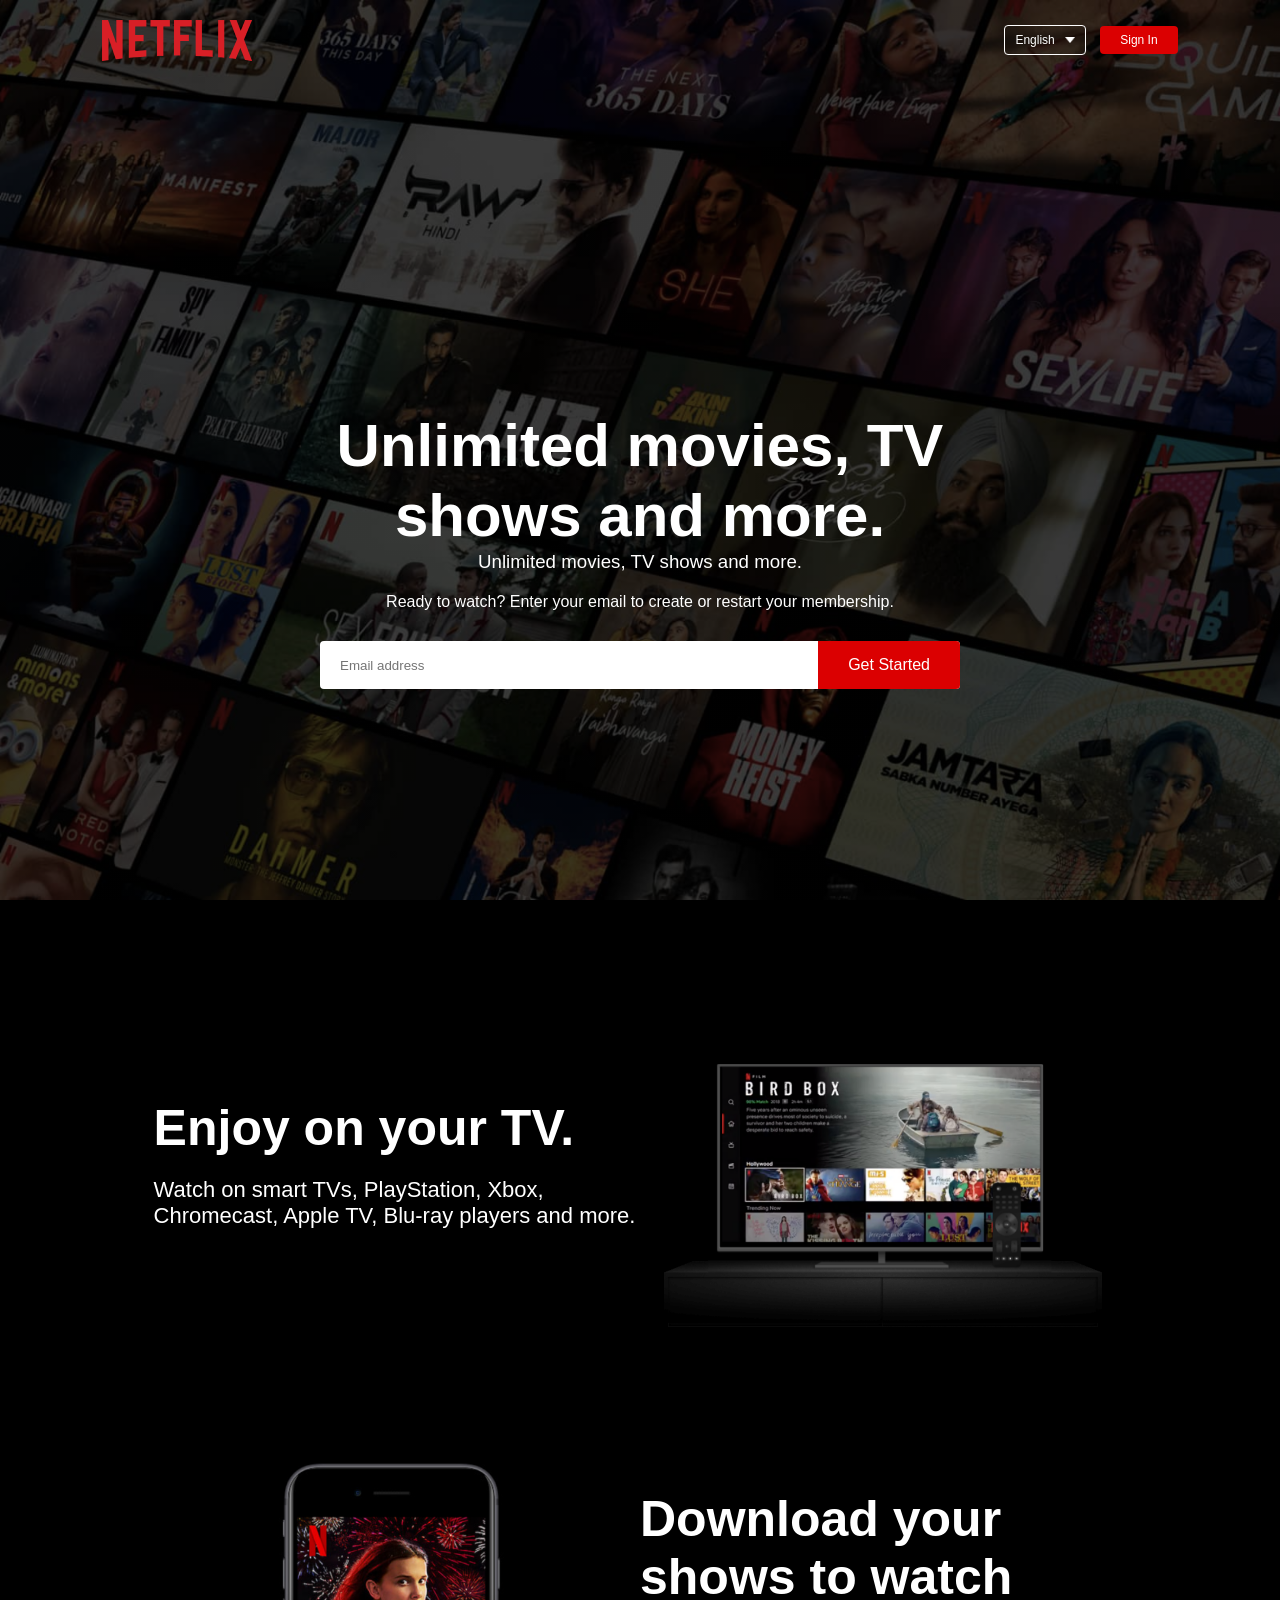
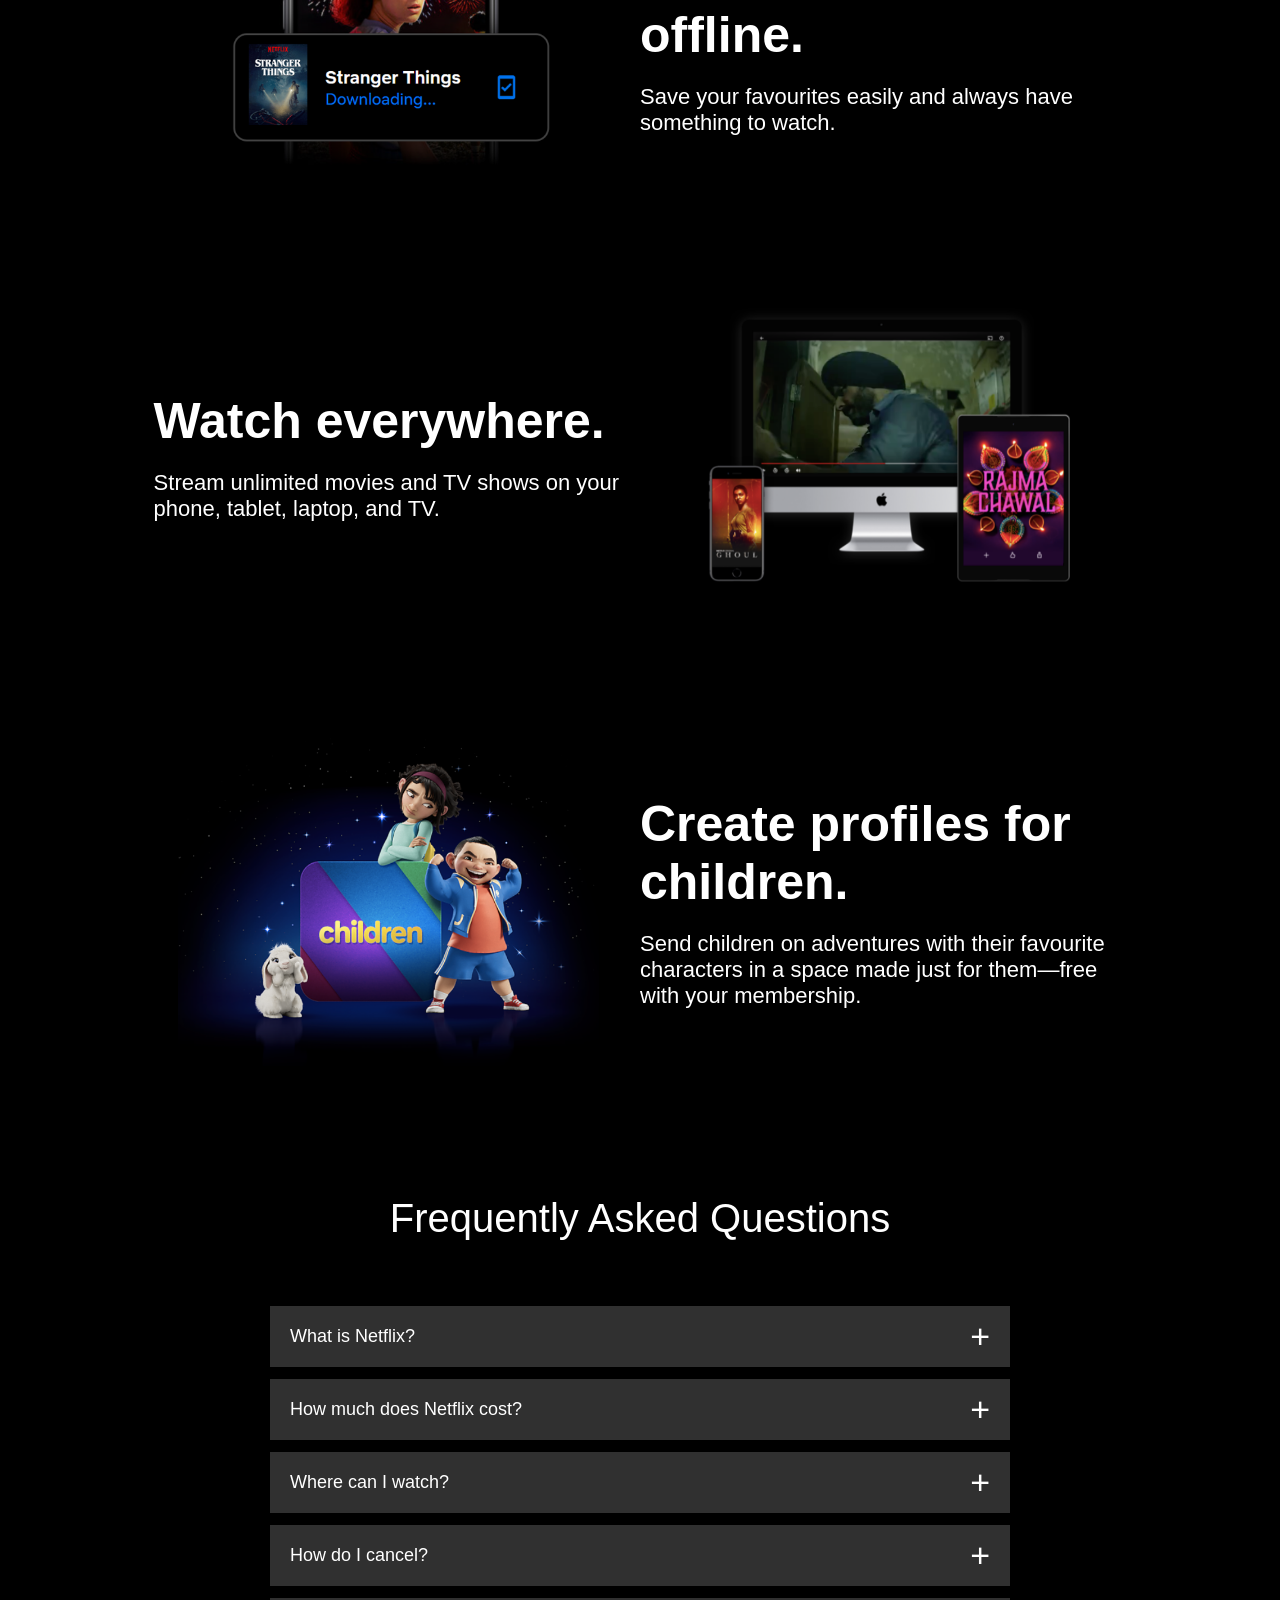
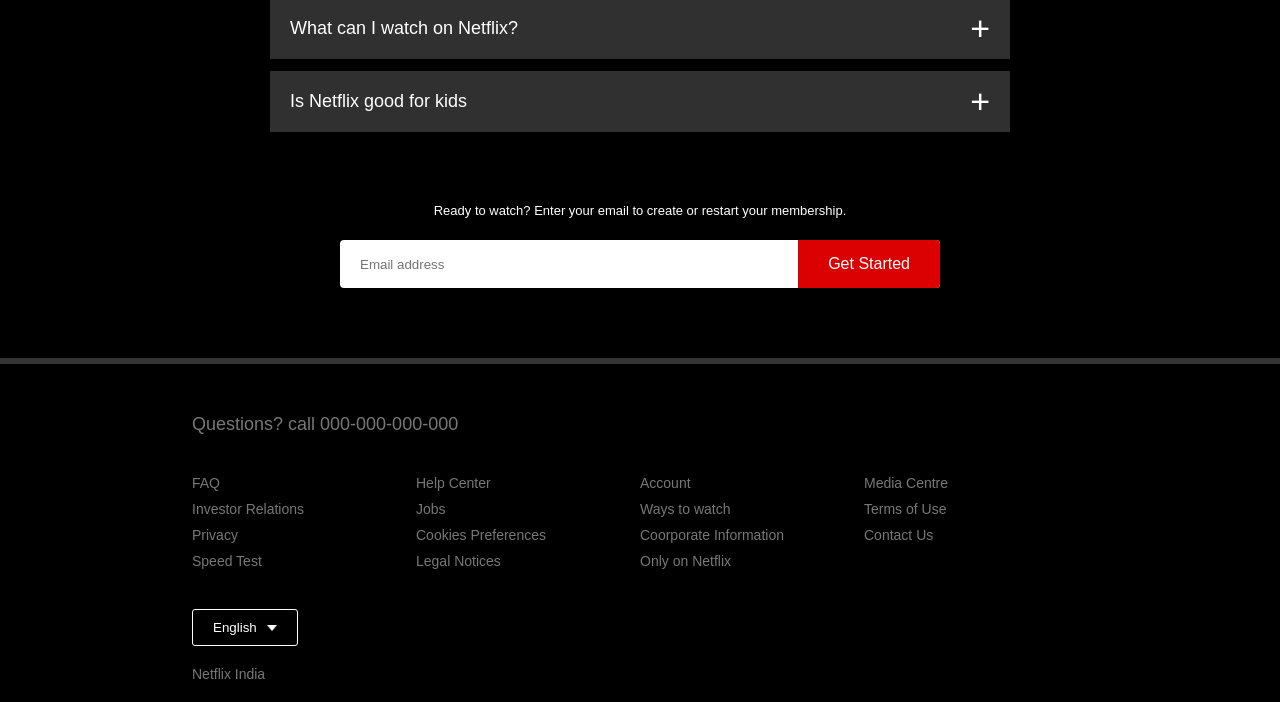
<file: Netflix UI Clone/SignUp Page/index.html>
<!DOCTYPE html>
<html lang="en">
<head>
    <meta charset="UTF-8">
    <meta http-equiv="X-UA-Compatible" content="IE=edge">
    <meta name="viewport" content="width=device-width, initial-scale=1.0">
    <title>Netflix SignUp Clone</title>
    <link rel="stylesheet" href="style.css">
</head>
<body>
    <div class="header">
        <nav>
            <img src="images/logo.png" class="logo">
            <div>
                <button class="language-btn">English <img src="images/down-icon.png"></button>
                <button>Sign In</button>
            </div>
        </nav>
        <div class="header-content">
            <h1>Unlimited movies, TV shows and more.</h1>
            <h3>Unlimited movies, TV shows and more.</h3>
            <p>Ready to watch? Enter your email to create or restart your membership.</p>
            <form class="email-signup">
                <input type="email" placeholder="Email address" required>
                <button type="submit">Get Started</button>
            </form>
        </div>
    </div>

    <div class="features">
        <div class="row">
            <div class="text-col">
                <h2>Enjoy on your TV.</h2>
                <p>Watch on smart TVs, PlayStation, Xbox, Chromecast, Apple TV, Blu-ray players and more.</p>
            </div>
            <div class="img-col">
                <img src="images/feature-1.png">
            </div>
        </div>
        <div class="row">
            <div class="img-col">
                <img src="images/feature-2.png">
            </div>
            <div class="text-col">
                <h2>Download your shows to watch offline.</h2>
                <p>Save your favourites easily and always have something to watch.</p>
            </div>
        </div>
        <div class="row">
            <div class="text-col">
                <h2>Watch everywhere.</h2>
                <p>Stream unlimited movies and TV shows on your phone, tablet, laptop, and TV.</p>
            </div>
            <div class="img-col">
                <img src="images/feature-3.png">
            </div>
        </div>
        <div class="row">
            <div class="img-col">
                <img src="images/feature-4.png">
            </div>
            <div class="text-col">
                <h2>Create profiles for children.</h2>
                <p>Send children on adventures with their favourite characters in a space made just for them—free with your membership.</p>
            </div>
        </div>
    </div>

    <div class="faq">
        <h2>Frequently Asked Questions</h2>
        <ul class="accordion">
            <li>
                <input type="radio" name="accordion" id="first">
                <label for="first">What is Netflix?</label>
                <div class="content">
                    <p>Netflix is a streaming service that offers a wide variety of award-winning TV shows, movies, anime, documentaries and more – on thousands of internet-connected devices.

                        You can watch as much as you want, whenever you want, without a single ad – all for one low monthly price. There's always something new to discover, and new TV shows and movies are added every week!</p>
                </div>
            </li>
            <li>
                <input type="radio" name="accordion" id="second">
                <label for="second">How much does Netflix cost?</label>
                <div class="content">
                    <p>Watch Netflix on your smartphone, tablet, Smart TV, laptop, or streaming device, all for one fixed monthly fee. Plans range from ₹ 149 to ₹ 649 a month. No extra costs, no contracts.</p>
                </div>
            </li>
            <li>
                <input type="radio" name="accordion" id="third">
                <label for="third">Where can I watch?</label>
                <div class="content">
                    <p>Watch anywhere, anytime. Sign in with your Netflix account to watch instantly on the web at netflix.com from your personal computer or on any internet-connected device that offers the Netflix app, including smart TVs, smartphones, tablets, streaming media players and game consoles.

                        You can also download your favourite shows with the iOS, Android, or Windows 10 app. Use downloads to watch while you're on the go and without an internet connection. Take Netflix with you anywhere.</p>
                </div>
            </li>
            <li>
                <input type="radio" name="accordion" id="fourth">
                <label for="fourth">How do I cancel?</label>
                <div class="content">
                    <p>Netflix is flexible. There are no annoying contracts and no commitments. You can easily cancel your account online in two clicks. There are no cancellation fees – start or stop your account anytime.</p>
                </div>
            </li>
            <li>
                <input type="radio" name="accordion" id="fifth">
                <label for="fifth">What can I watch on Netflix?</label>
                <div class="content">
                    <p>Netflix has an extensive library of feature films, documentaries, TV shows, anime, award-winning Netflix originals, and more. Watch as much as you want, anytime you want.</p>
                </div>
            </li>
            <li>
                <input type="radio" name="accordion" id="sixth">
                <label for="sixth">Is Netflix good for kids</label>
                <div class="content">
                    <p>The Netflix Kids experience is included in your membership to give parents control while kids enjoy family-friendly TV shows and films in their own space.

                        Kids profiles come with PIN-protected parental controls that let you restrict the maturity rating of content kids can watch and block specific titles you don’t want kids to see.</p>
                </div>
            </li>
        </ul>
        <small>Ready to watch? Enter your email to create or restart your membership.</small>
        <form class="email-signup">
            <input type="email" placeholder="Email address" required>
            <button type="submit">Get Started</button>
        </form>
    </div>

    <div class="footer">
        <h2>Questions? call 000-000-000-000</h2>
        <div class="row">
            <div class="col">
                <a href="#">FAQ</a>
                <a href="#">Investor Relations</a>
                <a href="#">Privacy</a>
                <a href="#">Speed Test</a>
            </div>
            <div class="col">
                <a href="#">Help Center</a>
                <a href="#">Jobs</a>
                <a href="#">Cookies Preferences</a>
                <a href="#">Legal Notices</a>
            </div>
            <div class="col">
                <a href="#">Account</a>
                <a href="#">Ways to watch</a>
                <a href="#">Coorporate Information</a>
                <a href="#">Only on Netflix</a>
            </div>
            <div class="col">
                <a href="#">Media Centre</a>
                <a href="#">Terms of Use</a>
                <a href="#">Contact Us</a>
            </div>
        </div>
        <button class="language-btn">English <img src="images/down-icon.png"></button>
        <p class="copyright-txt">Netflix India</p>
    </div>

</body>
</html>
</file>
<file: Netflix UI Clone/SignUp Page/style.css>
*{
    margin: 0;
    padding: 0;
    font-family: sans-serif;
    box-sizing: border-box;
}

body{
    background: #000;
    color: #fff;
}

.header{
    width: 100%;
    height: 100vh;
    background-image: linear-gradient(rgba(0,0,0,0.7),rgba(0,0,0,0.7)), url(images/header-image.png);
    background-size: cover;
    background-position: center;
    padding: 10px 8%;
    position: relative;
}

nav{
    display: flex;
    align-items: center;
    justify-content: space-between;
    padding: 10px 0;
}

.logo{
    width: 150px;
    cursor: pointer;
}

nav button{
    border: 0;
    outline: 0;
    background: #db0001;
    color: #fff;
    padding: 7px 20px;
    font-size: 12px;
    border-radius: 4px;
    margin-left: 10px;
    cursor: pointer;
}

.language-btn{
    display: inline-flex;
    align-items: center;
    background: transparent;
    border: 1px solid #fff;
    padding: 7px 10px;
}

.language-btn img{
    width: 10px;
    margin-left: 10px;
}

.header-content{
    position: absolute;
    top: 50%;
    left: 50%;
    transform: translate(-50%,-50%);
    text-align: center;
    margin-top: 100px;
}

.header-content h1{
    font-size: 60px;
    line-height: 70px;
    font-weight: 600;
    max-width: 650px;
}

.header-content h3{
    font-weight: 400;
    margin-bottom: 20px;
}

.email-signup{
    background: #fff;
    border-radius: 4px;
    display: flex;
    align-items: center;
    margin-top: 30px;
    overflow: hidden;
}

.email-signup input{
    flex: 1;
    border: 0;
    outline: 0;
    margin-left: 20px;
}

.email-signup button{
    background: #db0001;
    border: 0;
    outline: 0;
    color: #fff;
    font-size: 16px;
    cursor: pointer;
    padding: 15px 30px;
}

.features{
    padding: 50px 12%;
    font-size: 22px;
}

.row{
    display: flex;
    width: 100%;
    align-items: center;
    flex-wrap: wrap;
    padding: 50px 0;
}

.text-col{
    flex-basis: 50%;
    margin-bottom: 20px;
}

.img-col{
    flex-basis: 50%;
    margin-bottom: 20px;
}

.img-col img{
    display: block;
    width: 90%;
    margin: auto;
}

.features h2{
    font-size: 50px;
    font-weight: 600;
    margin-bottom: 20px;
}

.faq{
    padding: 10px 12%;
    text-align: center;
    font-size: 18px;
}

.faq h2{
    font-weight: 500;
    font-size: 40px;
}

.accordion{
    margin: 60px auto;
    width: 100%;
    max-width: 750px;
}

.accordion li{
    list-style: none;
    width: 100%;
    padding: 5px;
}

.accordion li label{
    display: flex;
    align-items: center;
    padding: 20px;
    font-size: 18px;
    font-weight: 500;
    background: #303030;
    margin-bottom: 2px;
    cursor: pointer;
    position: relative;
}

label::after{
    content: '+';
    font-size: 34px;
    position: absolute;
    right: 20px;
    transition: transform 0.5s;
}
input[type="radio"]{
    display: none;
}

.accordion .content{
    background: #303030;
    text-align: left;
    padding: 0 20px;
    max-height: 0;
    overflow: hidden;
    transition: max-height 0.5s, padding 0.5s;
}

.accordion input[type="radio"]:checked + label + .content{
    max-height: 600px;
    padding: 30px 20px;
}

.accordion input[type="radio"]:checked + label::after{
    transform: rotate(135deg);
}

.faq .email-signup{
    max-width: 600px;
    margin: 20px auto 60px;
}

.faq small{
    font-size: 13px;
}

.footer{
    padding: 50px 15% 10px;
    border-top: 6px solid #333;
    color: #777;
}

.footer h2{
    font-size: 18px;
    font-weight: 400;
    margin-bottom: 30px;
}

.footer .col{
    flex-basis: 25%;
    flex-grow: 1;
    margin-bottom: 20px;
}

.footer .col a{
    display: block;
    text-decoration: none;
    color: #777;
    font-size: 14px;
    margin-bottom: 10px;
}

.footer .row{
    align-items: flex-start;
    padding: 10px 0;
}

.footer .language-btn{
    color: #fff;
    padding: 10px 20px;
    border-radius: 3px;
}

.copyright-txt{
    font-size: 14px;
    margin-top: 20px;
    margin-bottom: 10px;
}

@media only screen and (max-width: 600px){
    .logo{
        width: 100px;
    }
    nav-button{
        padding: 5px 10px;
    }
    nav .language-btn{
        padding: 4px 8px;
    }
    .header-content{
        position: unset;
        transform: none;
        padding-top: 150px;
    }
    .header-content h1{
        font-size: 30px;
    }
    .email-signup button{
        font-size: 12px;
        padding: 10px 15px;
    }
    .text-col, .img-col{
        flex-basis: 100%;
    }
    .features h2{
        font-size: 30px;
    }
    .features p{
        font-size: 15px;
    }
    .row:nth-child(2), .row:nth-child(4){
        flex-direction: column-reverse;
    }
    .features .row{
        padding: 10px 0;
    }
    .faq h2{
        font-size: 20px;
    }
    .accordion .content{
        font-size: 14px;
    }
    .accordion li label{
        padding: 10px;
        font-size: 14px;
    }
    label::after{
        font-size: 32px;
    }
}
</file>
